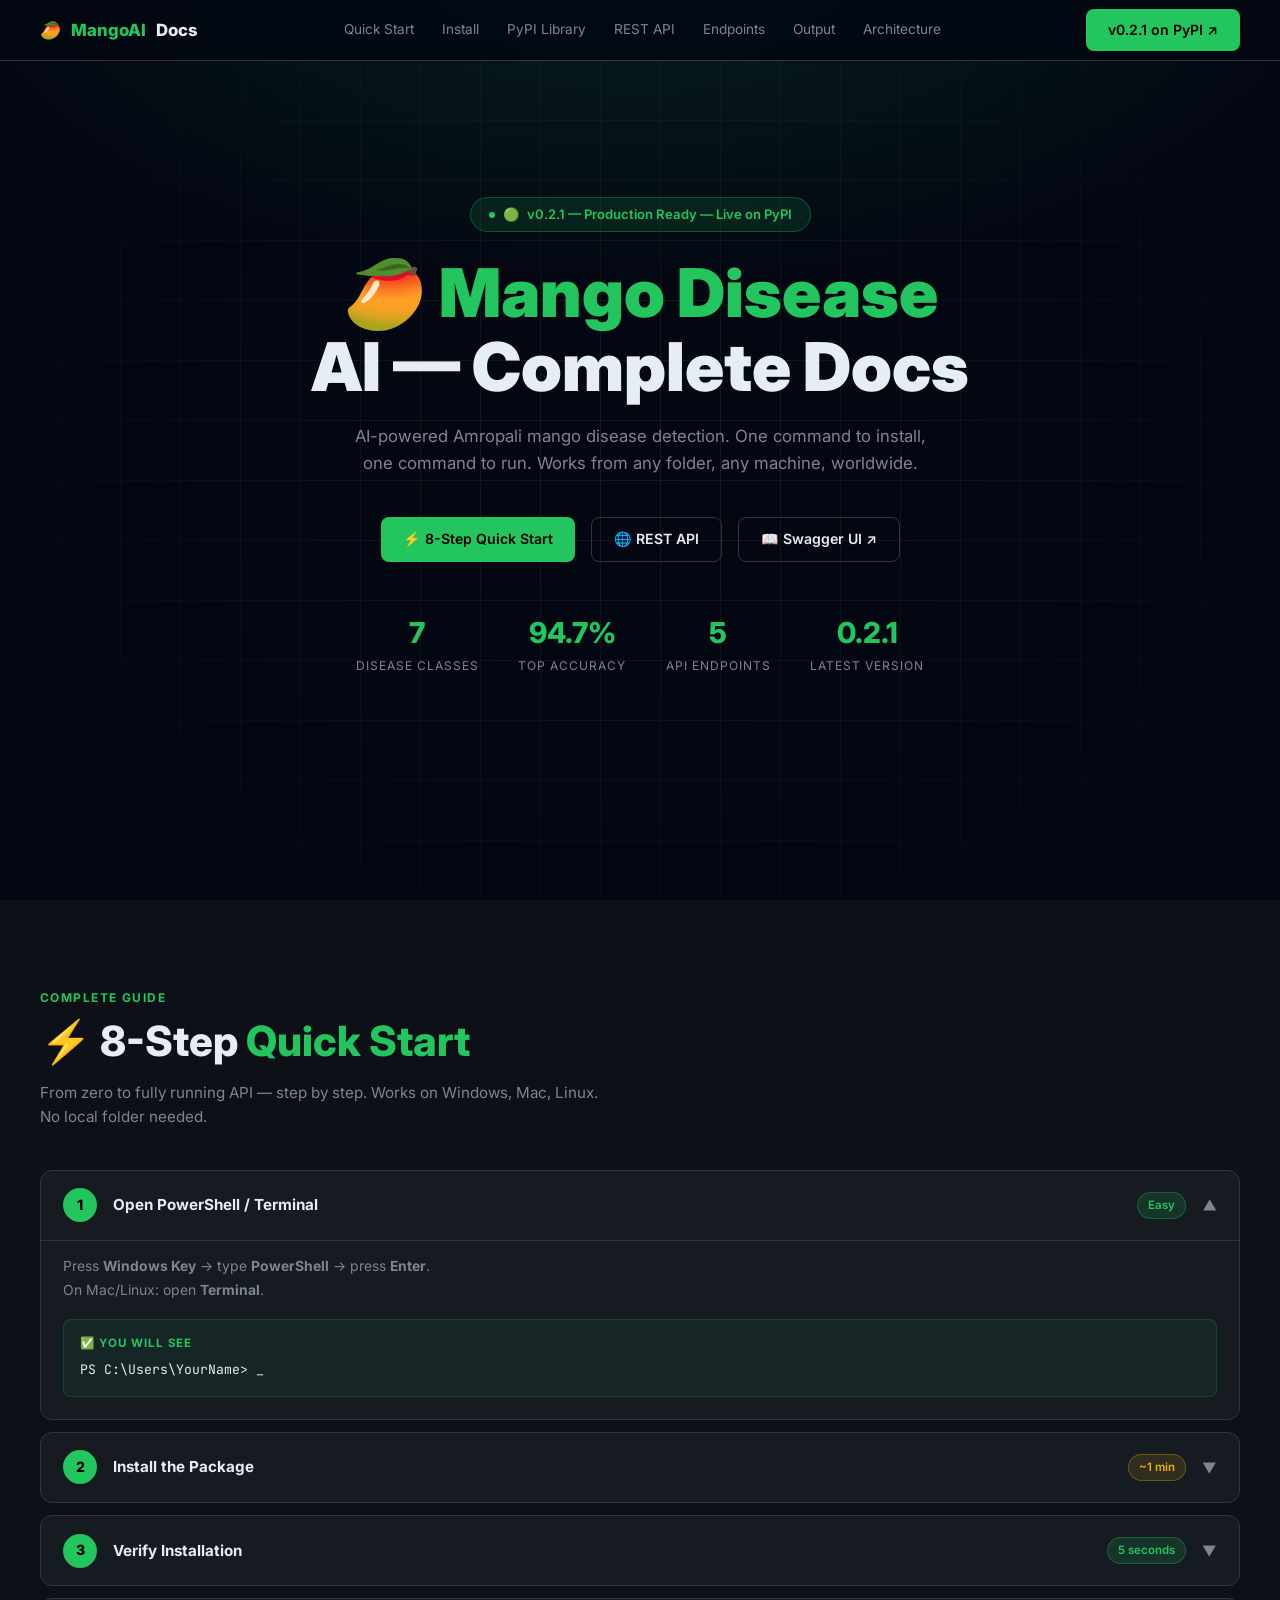
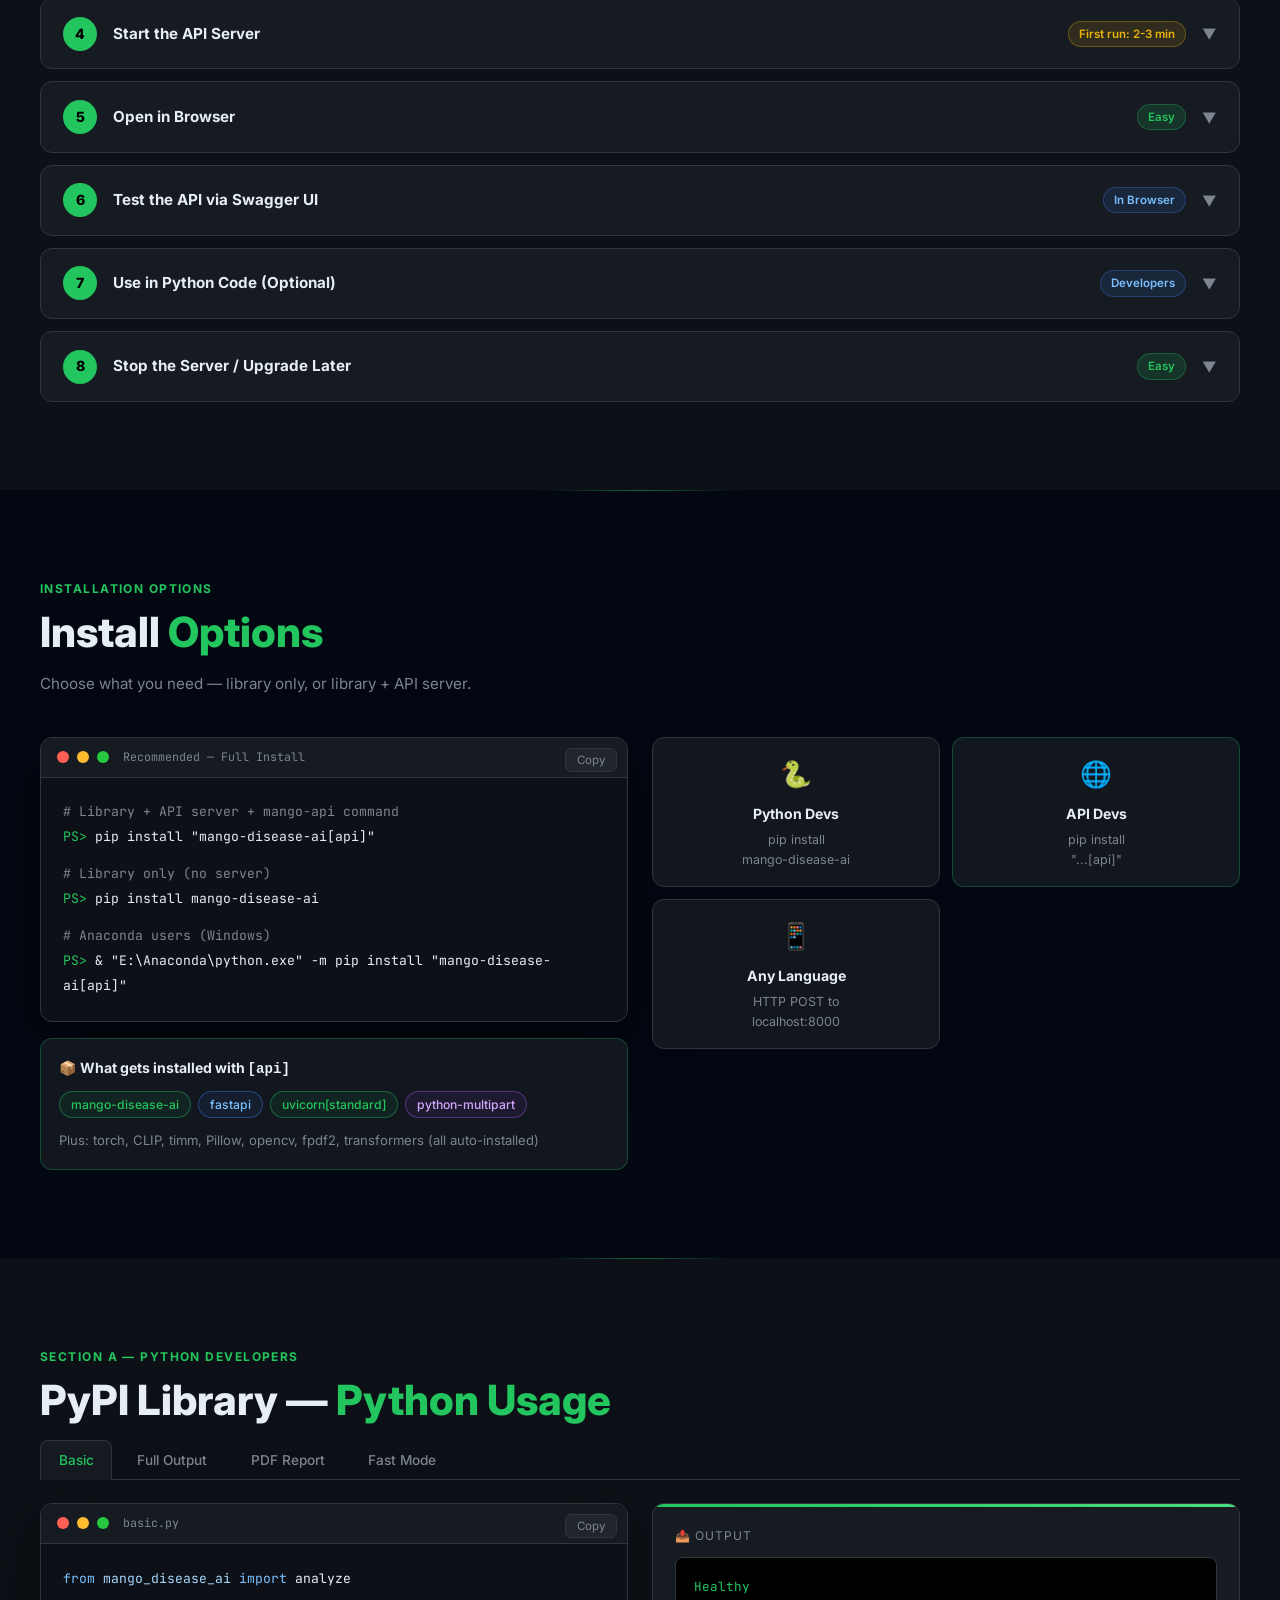
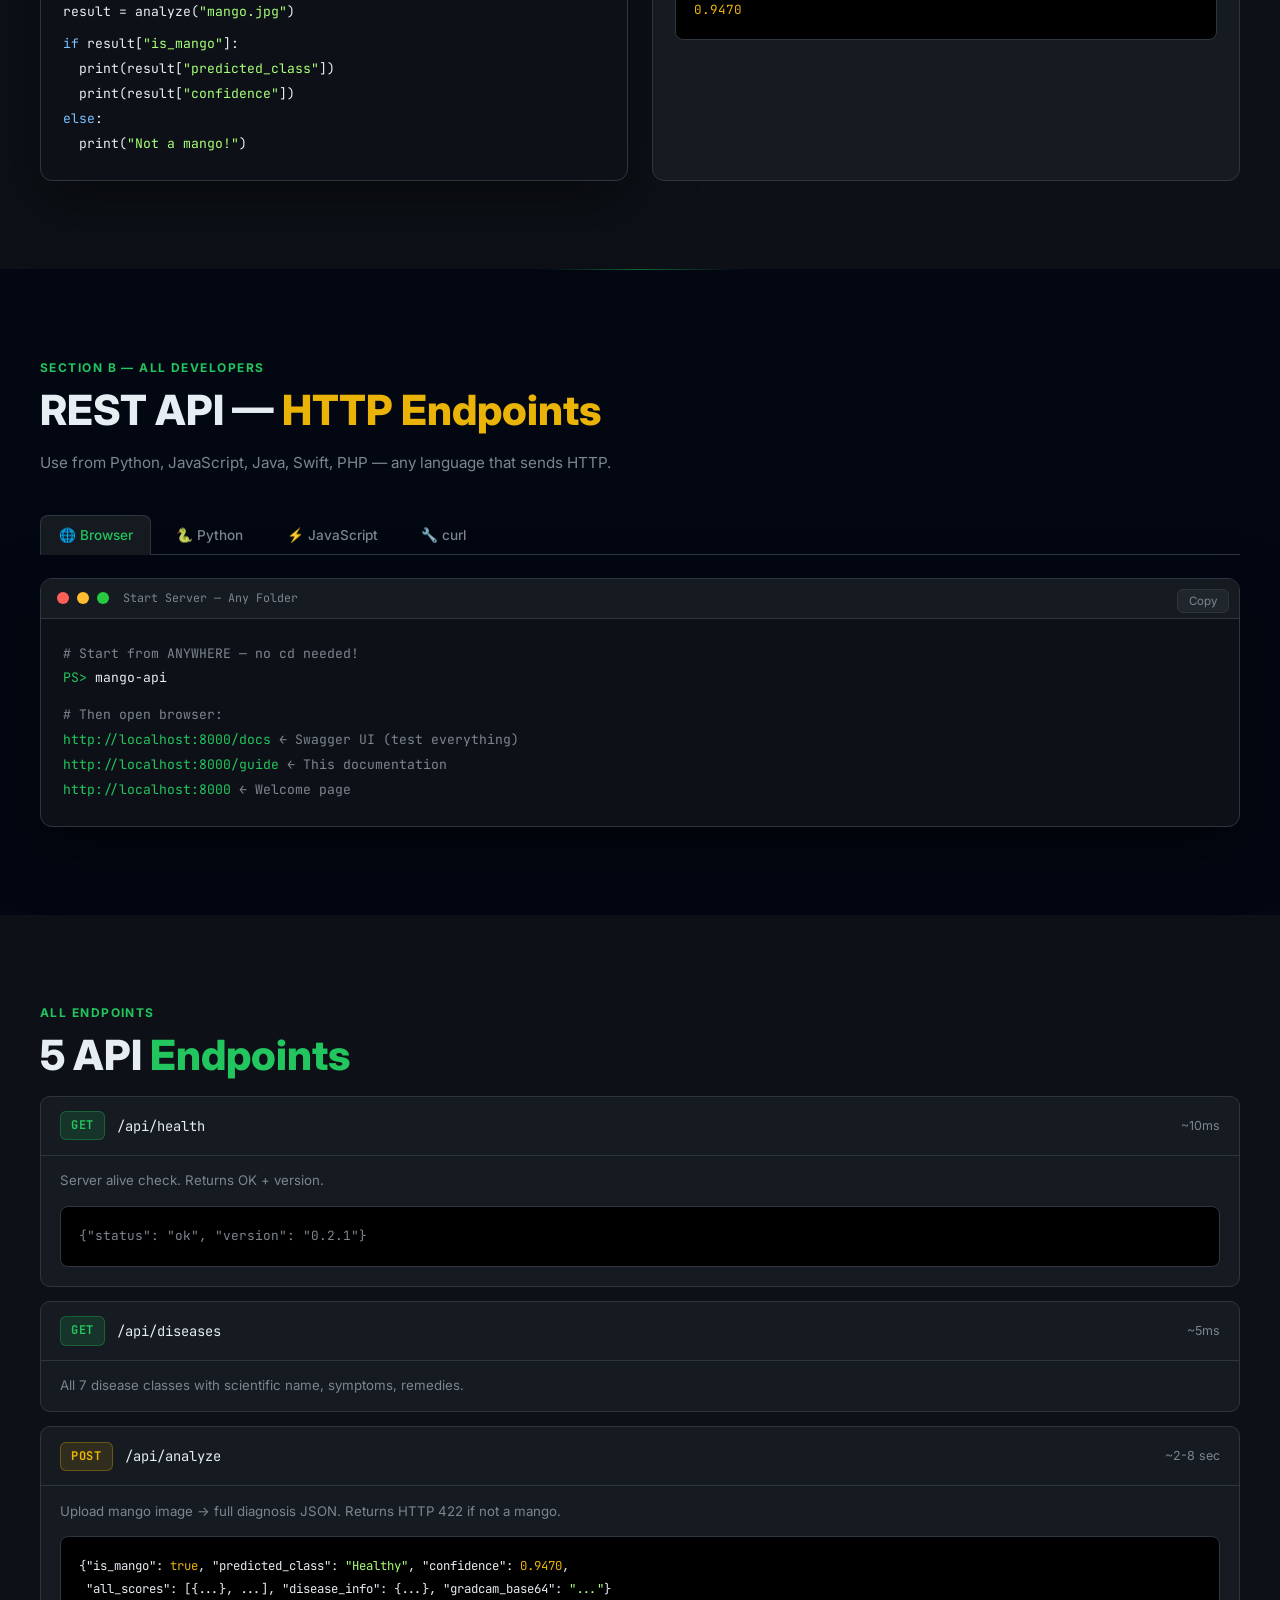
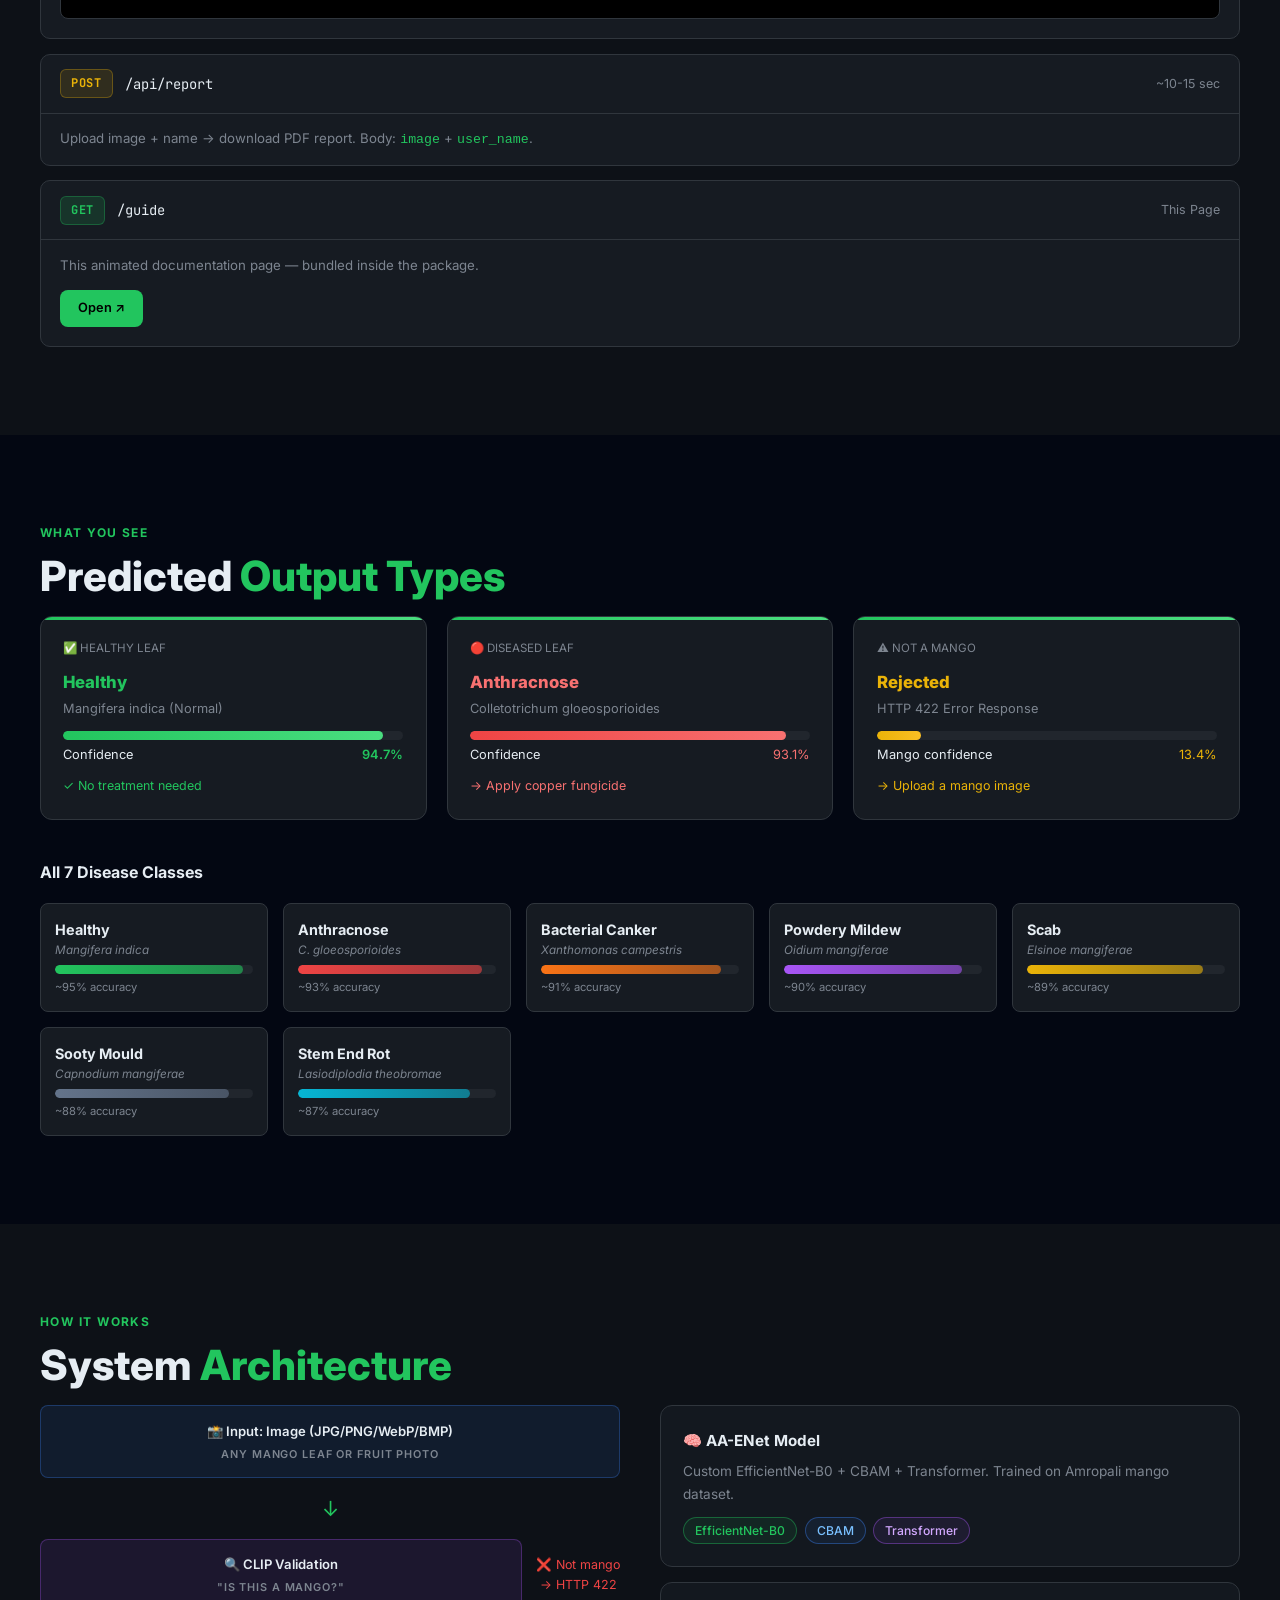
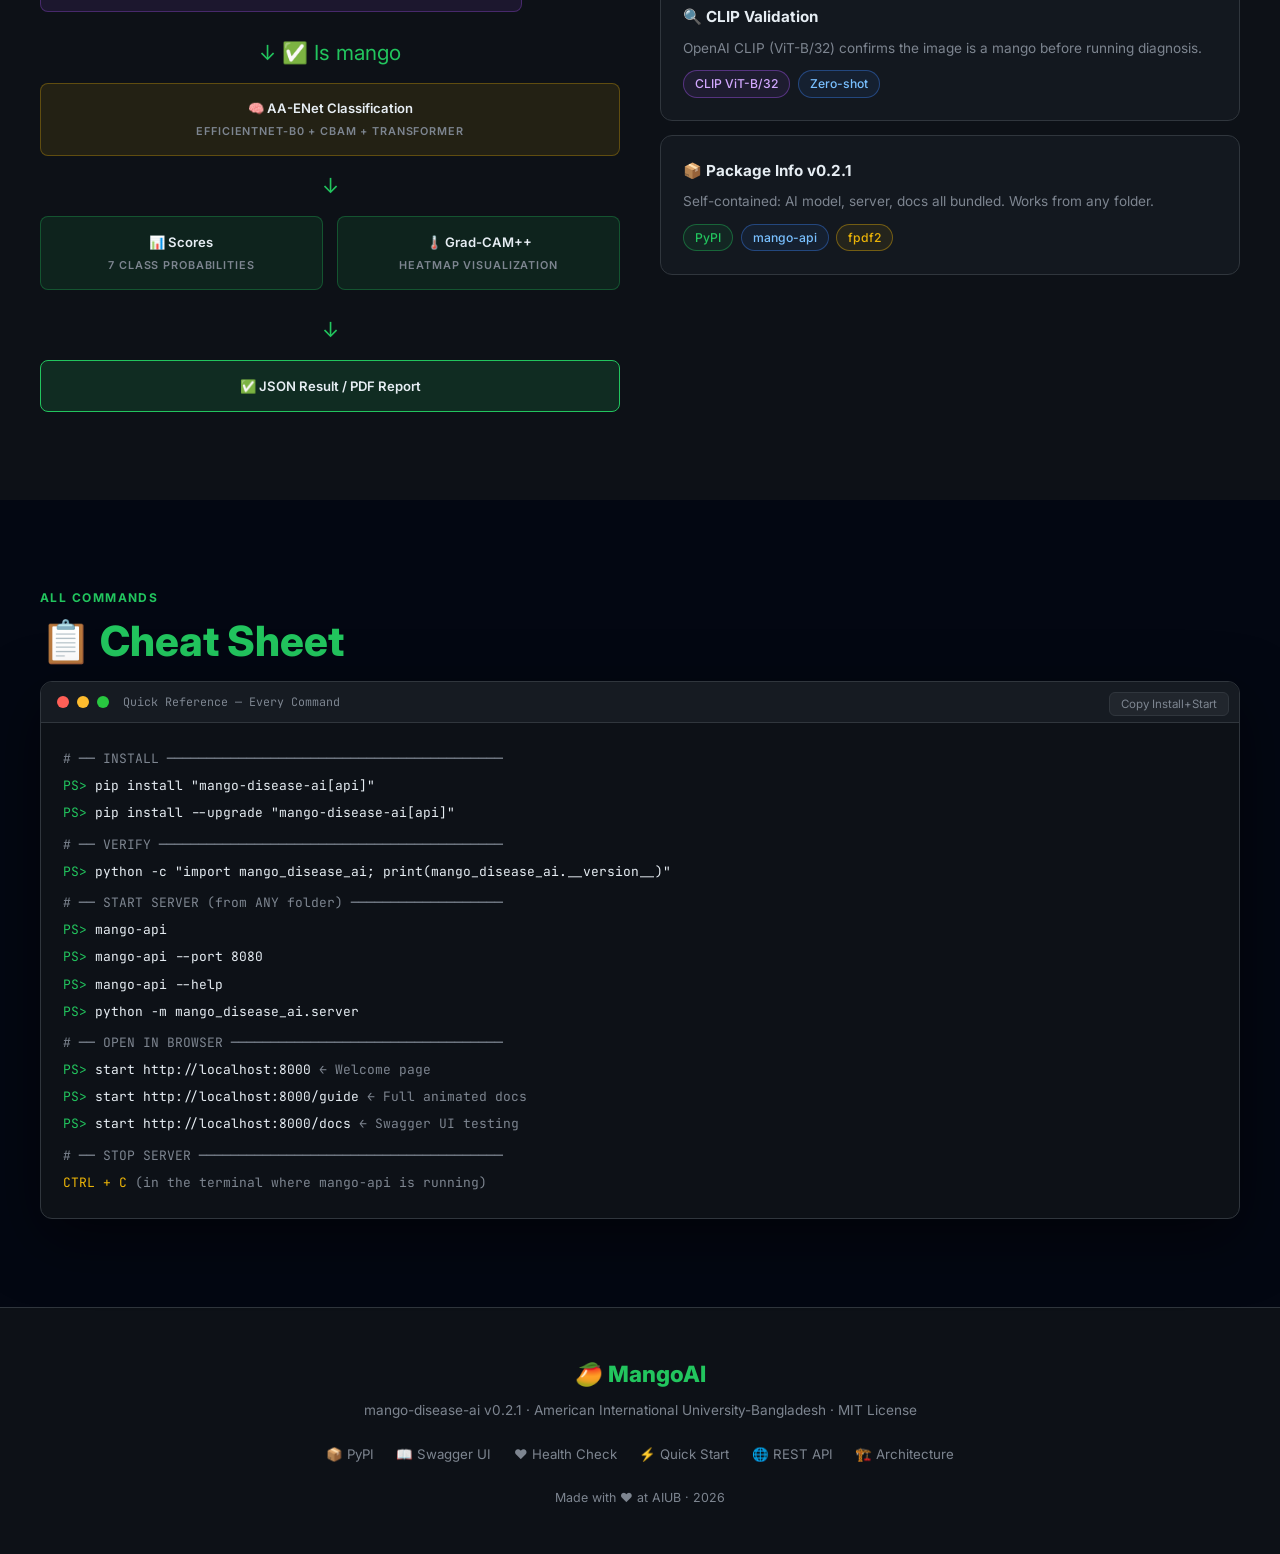
<file: mango_disease_ai/docs.html>
<!DOCTYPE html>
<html lang="en">
<head>
<meta charset="UTF-8">
<meta name="viewport" content="width=device-width, initial-scale=1.0">
<title>🥭 Mango Disease AI v0.2.1 — Complete Documentation</title>
<link href="https://fonts.googleapis.com/css2?family=Inter:wght@300;400;500;600;700;800;900&family=JetBrains+Mono:wght@400;500;700&display=swap" rel="stylesheet">
<style>
:root{
  --green:#22c55e;--green-dark:#16a34a;--green-glow:rgba(34,197,94,.25);
  --yellow:#eab308;--blue:#3b82f6;--purple:#a855f7;--red:#ef4444;
  --bg:#030712;--bg2:#0d1117;--bg3:#161b22;--bg4:#21262d;
  --border:#30363d;--text:#e6edf3;--muted:#7d8590;
  --card-bg:rgba(22,27,34,.85);
}
*{margin:0;padding:0;box-sizing:border-box}
html{scroll-behavior:smooth}
body{font-family:'Inter',sans-serif;background:var(--bg);color:var(--text);overflow-x:hidden;line-height:1.6}
::selection{background:var(--green-glow);color:var(--green)}
::-webkit-scrollbar{width:6px}::-webkit-scrollbar-track{background:var(--bg)}
::-webkit-scrollbar-thumb{background:var(--border);border-radius:3px}
::-webkit-scrollbar-thumb:hover{background:var(--green-dark)}

/* NAV */
nav{position:fixed;top:0;width:100%;z-index:100;backdrop-filter:blur(20px);background:rgba(3,7,18,.88);border-bottom:1px solid var(--border);padding:0 2rem}
.nav-inner{max-width:1200px;margin:0 auto;display:flex;align-items:center;justify-content:space-between;height:60px}
.nav-logo{display:flex;align-items:center;gap:10px;font-weight:800;font-size:1.05rem;color:var(--text);text-decoration:none}
.nav-logo span{color:var(--green)}
.nav-links{display:flex;gap:1.75rem}
.nav-links a{color:var(--muted);text-decoration:none;font-size:.85rem;transition:color .2s}
.nav-links a:hover{color:var(--green)}
.btn{display:inline-flex;align-items:center;gap:8px;padding:10px 22px;border-radius:8px;font-weight:600;font-size:.88rem;text-decoration:none;transition:all .2s;cursor:pointer;border:none;font-family:inherit}
.btn-green{background:var(--green);color:#000}.btn-green:hover{background:#4ade80;transform:translateY(-2px);box-shadow:0 8px 24px rgba(34,197,94,.3)}
.btn-outline{background:transparent;color:var(--text);border:1px solid var(--border)}.btn-outline:hover{border-color:var(--green);color:var(--green)}

/* HERO */
#hero{min-height:100vh;display:flex;align-items:center;justify-content:center;position:relative;overflow:hidden;padding-top:60px}
.hero-bg{position:absolute;inset:0;background:radial-gradient(ellipse 80% 60% at 50% -10%,rgba(34,197,94,.15) 0%,transparent 70%)}
.hero-grid{position:absolute;inset:0;background-image:linear-gradient(rgba(48,54,61,.4) 1px,transparent 1px),linear-gradient(90deg,rgba(48,54,61,.4) 1px,transparent 1px);background-size:60px 60px;mask-image:radial-gradient(ellipse 60% 70% at 50% 50%,black 0%,transparent 100%)}
.hero-content{text-align:center;position:relative;z-index:2;max-width:820px;padding:2rem}
.hero-badge{display:inline-flex;align-items:center;gap:8px;background:rgba(34,197,94,.12);border:1px solid rgba(34,197,94,.3);color:var(--green);padding:6px 18px;border-radius:99px;font-size:.82rem;font-weight:600;margin-bottom:1.5rem;animation:fadeUp .8s ease both}
.hero-badge::before{content:'';width:6px;height:6px;border-radius:50%;background:var(--green);animation:pulse 2s infinite}
h1.hero-title{font-size:clamp(2.4rem,5.5vw,4.2rem);font-weight:900;line-height:1.1;margin-bottom:1.2rem;animation:fadeUp .8s .1s ease both}
.hero-title .mango{color:var(--green)}
.hero-sub{font-size:1.05rem;color:var(--muted);max-width:600px;margin:0 auto 2.5rem;animation:fadeUp .8s .2s ease both}
.hero-buttons{display:flex;gap:1rem;justify-content:center;flex-wrap:wrap;margin-bottom:3rem;animation:fadeUp .8s .3s ease both}
.hero-stats{display:flex;gap:2.5rem;justify-content:center;animation:fadeUp .8s .4s ease both}
.stat{text-align:center}.stat-num{font-size:1.8rem;font-weight:800;color:var(--green)}.stat-label{font-size:.75rem;color:var(--muted);text-transform:uppercase;letter-spacing:.08em}

/* SECTIONS */
section{padding:5.5rem 2rem}
.container{max-width:1200px;margin:0 auto}
.section-label{color:var(--green);font-size:.75rem;font-weight:700;letter-spacing:.12em;text-transform:uppercase;margin-bottom:.6rem}
.section-title{font-size:clamp(1.7rem,3.5vw,2.6rem);font-weight:800;line-height:1.2;margin-bottom:.9rem}
.section-sub{color:var(--muted);font-size:.95rem;max-width:580px;margin-bottom:2.5rem}

/* TERMINAL */
.terminal{background:#0d1117;border:1px solid var(--border);border-radius:12px;overflow:hidden;font-family:'JetBrains Mono',monospace;font-size:.84rem;box-shadow:0 20px 60px rgba(0,0,0,.5)}
.terminal-bar{background:var(--bg3);padding:.65rem 1rem;display:flex;align-items:center;gap:.5rem;border-bottom:1px solid var(--border)}
.dot{width:12px;height:12px;border-radius:50%}
.dot-r{background:#ff5f57}.dot-y{background:#febc2e}.dot-g{background:#28c840}
.terminal-title{color:var(--muted);font-size:.73rem;margin-left:.4rem}
.terminal-body{padding:1.4rem;line-height:1.9}
.t-prompt{color:var(--green)}.t-cmd{color:var(--text)}.t-comment{color:var(--muted)}
.t-output{color:#7d8590}.t-success{color:var(--green)}.t-warn{color:var(--yellow)}
.t-key{color:#79c0ff}.t-val{color:#a5d6ff}.t-str{color:#a8ff78}.t-num{color:var(--yellow)}

/* COPY */
.code-wrap{position:relative}
.copy-btn{position:absolute;top:.7rem;right:.7rem;background:var(--bg4);border:1px solid var(--border);color:var(--muted);padding:4px 11px;border-radius:6px;font-size:.72rem;cursor:pointer;transition:all .2s;font-family:inherit;z-index:2}
.copy-btn:hover,.copy-btn.copied{background:var(--green);border-color:var(--green);color:#000}

/* STEP CARDS */
.steps-grid{display:flex;flex-direction:column;gap:.75rem}
.step-card{background:var(--bg3);border:1px solid var(--border);border-radius:12px;overflow:hidden;transition:all .3s}
.step-card:hover{border-color:var(--green-dark)}
.step-header{display:flex;align-items:center;gap:1rem;padding:1.1rem 1.4rem;cursor:pointer;user-select:none}
.step-number{width:34px;height:34px;border-radius:50%;background:var(--green);color:#000;font-weight:800;font-size:.88rem;display:flex;align-items:center;justify-content:center;flex-shrink:0}
.step-title{font-weight:700;font-size:.95rem;flex:1}
.step-badge{font-size:.72rem;padding:3px 10px;border-radius:99px;font-weight:600}
.badge-easy{background:rgba(34,197,94,.15);color:var(--green);border:1px solid rgba(34,197,94,.3)}
.badge-wait{background:rgba(234,179,8,.12);color:var(--yellow);border:1px solid rgba(234,179,8,.3)}
.badge-note{background:rgba(59,130,246,.12);color:#79c0ff;border:1px solid rgba(59,130,246,.3)}
.step-body{padding:0 1.4rem 1.4rem;border-top:1px solid var(--border);margin-top:0}
.step-desc{font-size:.87rem;color:var(--muted);margin-bottom:1rem;padding-top:.9rem;line-height:1.7}
.step-expected{background:rgba(34,197,94,.06);border:1px solid rgba(34,197,94,.2);border-radius:8px;padding:.9rem 1rem;margin-top:.9rem;font-size:.82rem}
.step-expected-label{color:var(--green);font-size:.72rem;font-weight:700;text-transform:uppercase;letter-spacing:.08em;margin-bottom:.4rem}
.step-expected-text{color:var(--text);font-family:'JetBrains Mono',monospace;line-height:1.7}
.chevron{color:var(--muted);font-size:.9rem;transition:transform .3s;margin-left:auto}
.step-card.open .chevron{transform:rotate(180deg)}
.step-body-wrap{max-height:0;overflow:hidden;transition:max-height .4s ease}
.step-card.open .step-body-wrap{max-height:600px}

/* GRID */
.grid-2{display:grid;grid-template-columns:repeat(auto-fit,minmax(420px,1fr));gap:1.5rem}
.grid-3{display:grid;grid-template-columns:repeat(auto-fit,minmax(260px,1fr));gap:1.25rem}
.grid-4{display:grid;grid-template-columns:repeat(auto-fit,minmax(190px,1fr));gap:.9rem}

/* CARDS */
.card{background:var(--card-bg);border:1px solid var(--border);border-radius:12px;padding:1.4rem;transition:all .3s;backdrop-filter:blur(10px)}
.card:hover{border-color:var(--green);box-shadow:0 0 24px var(--green-glow);transform:translateY(-4px)}
.card-icon{font-size:1.8rem;margin-bottom:.9rem}.card-title{font-size:.95rem;font-weight:700;margin-bottom:.45rem}.card-desc{color:var(--muted);font-size:.85rem;line-height:1.7}

/* ENDPOINT */
.endpoint-card{background:var(--bg3);border:1px solid var(--border);border-radius:10px;overflow:hidden;transition:all .3s}
.endpoint-card:hover{border-color:var(--green-dark);transform:translateY(-2px)}
.endpoint-header{display:flex;align-items:center;gap:12px;padding:.9rem 1.2rem;border-bottom:1px solid var(--border)}
.method{font-family:'JetBrains Mono',monospace;font-size:.75rem;font-weight:700;padding:4px 10px;border-radius:6px;letter-spacing:.05em}
.GET{background:rgba(34,197,94,.15);color:var(--green);border:1px solid rgba(34,197,94,.3)}
.POST{background:rgba(234,179,8,.12);color:var(--yellow);border:1px solid rgba(234,179,8,.3)}
.endpoint-path{font-family:'JetBrains Mono',monospace;font-size:.86rem;color:var(--text)}
.endpoint-desc{padding:.9rem 1.2rem;color:var(--muted);font-size:.83rem}
.endpoint-body{padding:0 1.2rem 1.2rem}

/* OUTPUT BOX */
.output-box{background:#000;border:1px solid var(--border);border-radius:8px;padding:1.1rem;font-family:'JetBrains Mono',monospace;font-size:.79rem;line-height:1.85;overflow-x:auto}

/* TABS */
.tabs{display:flex;gap:.4rem;margin-bottom:1.4rem;border-bottom:1px solid var(--border);padding-bottom:0}
.tab{padding:.55rem 1.1rem;border-radius:8px 8px 0 0;cursor:pointer;font-size:.85rem;font-weight:500;color:var(--muted);border:1px solid transparent;border-bottom:none;transition:all .2s;margin-bottom:-1px}
.tab.active{color:var(--green);border-color:var(--border);border-bottom-color:var(--bg);background:var(--bg3)}
.tab:hover:not(.active){color:var(--text)}
.tab-content{display:none}.tab-content.active{display:block}

/* TAGS */
.tags{display:flex;flex-wrap:wrap;gap:.45rem;margin-top:.65rem}
.tag{background:var(--bg4);border:1px solid var(--border);color:var(--muted);padding:3px 11px;border-radius:99px;font-size:.76rem;font-weight:500}
.tag.green{border-color:rgba(34,197,94,.4);color:var(--green);background:rgba(34,197,94,.08)}
.tag.blue{border-color:rgba(59,130,246,.4);color:#79c0ff;background:rgba(59,130,246,.08)}
.tag.purple{border-color:rgba(168,85,247,.4);color:#d2a8ff;background:rgba(168,85,247,.08)}
.tag.yellow{border-color:rgba(234,179,8,.4);color:var(--yellow);background:rgba(234,179,8,.08)}

/* RESULT CARD */
.result-card{background:var(--bg3);border:1px solid var(--border);border-radius:12px;padding:1.4rem;position:relative;overflow:hidden}
.result-card::before{content:'';position:absolute;top:0;left:0;right:0;height:3px;background:linear-gradient(90deg,var(--green),#4ade80,var(--green));background-size:200% 100%;animation:shimmer 2s infinite}
.conf-bar{height:9px;background:var(--bg4);border-radius:5px;overflow:hidden;margin:5px 0}
.conf-fill{height:100%;border-radius:5px;background:linear-gradient(90deg,var(--green),#4ade80);transition:width 1.2s ease}

/* DISEASE */
.disease-item{background:var(--bg3);border:1px solid var(--border);border-radius:8px;padding:.9rem;transition:all .3s}
.disease-item:hover{border-color:var(--green);background:rgba(34,197,94,.05)}
.disease-name{font-weight:700;font-size:.9rem}
.disease-sci{font-size:.73rem;color:var(--muted);font-style:italic}

/* ARCH */
.arch-box{background:var(--bg3);border:1px solid var(--border);border-radius:8px;padding:.9rem 1.1rem;text-align:center;font-size:.82rem;font-weight:600}
.arch-arrow{text-align:center;color:var(--green);font-size:1.3rem;margin:.4rem 0}
.arch-row{display:flex;gap:.9rem;align-items:center;margin-bottom:.65rem}
.arch-row .arch-box{flex:1}
.arch-label{font-size:.68rem;color:var(--muted);text-transform:uppercase;letter-spacing:.08em;margin-top:.25rem}

/* ANIMATIONS */
@keyframes fadeUp{from{opacity:0;transform:translateY(22px)}to{opacity:1;transform:none}}
@keyframes pulse{0%,100%{opacity:1;transform:scale(1)}50%{opacity:.5;transform:scale(.8)}}
@keyframes shimmer{0%{background-position:-200% 0}100%{background-position:200% 0}}
.fade-in{opacity:0;transform:translateY(18px);transition:all .7s ease}
.fade-in.visible{opacity:1;transform:none}
.glow-line{height:1px;background:linear-gradient(90deg,transparent,var(--green),transparent);margin:0 auto;opacity:.5}
.hl{color:var(--green);font-weight:600}.hl-b{color:#79c0ff}.hl-y{color:var(--yellow)}

/* FOOTER */
footer{background:var(--bg2);border-top:1px solid var(--border);padding:3rem 2rem;text-align:center}
.footer-inner{max-width:1200px;margin:0 auto}
.footer-logo{font-size:1.4rem;font-weight:800;margin-bottom:.5rem}.footer-logo span{color:var(--green)}
.footer-desc{color:var(--muted);font-size:.85rem;margin-bottom:1.4rem}
.footer-links{display:flex;gap:1.4rem;justify-content:center;flex-wrap:wrap;margin-bottom:1.4rem}
.footer-links a{color:var(--muted);text-decoration:none;font-size:.83rem;transition:color .2s}.footer-links a:hover{color:var(--green)}
.footer-copy{color:var(--muted);font-size:.78rem}

@media(max-width:768px){.grid-2,.grid-3{grid-template-columns:1fr}.hero-stats{gap:1.4rem}.nav-links{display:none}}
</style>
</head>
<body>

<!-- NAV -->
<nav>
  <div class="nav-inner">
    <a class="nav-logo" href="#hero">🥭 <span>MangoAI</span> Docs</a>
    <div class="nav-links">
      <a href="#quickstart">Quick Start</a>
      <a href="#install">Install</a>
      <a href="#library">PyPI Library</a>
      <a href="#api">REST API</a>
      <a href="#endpoints">Endpoints</a>
      <a href="#output">Output</a>
      <a href="#architecture">Architecture</a>
    </div>
    <a href="https://pypi.org/project/mango-disease-ai/" target="_blank" class="btn btn-green">v0.2.1 on PyPI ↗</a>
  </div>
</nav>

<!-- HERO -->
<section id="hero">
  <div class="hero-bg"></div>
  <div class="hero-grid"></div>
  <div class="hero-content">
    <div class="hero-badge">🟢 <span>v0.2.1 — Production Ready — Live on PyPI</span></div>
    <h1 class="hero-title">🥭 <span class="mango">Mango Disease</span><br>AI — Complete Docs</h1>
    <p class="hero-sub">AI-powered Amropali mango disease detection. One command to install, one command to run. Works from any folder, any machine, worldwide.</p>
    <div class="hero-buttons">
      <a href="#quickstart" class="btn btn-green">⚡ 8-Step Quick Start</a>
      <a href="#api" class="btn btn-outline">🌐 REST API</a>
      <a href="http://localhost:8000/docs" target="_blank" class="btn btn-outline">📖 Swagger UI ↗</a>
    </div>
    <div class="hero-stats">
      <div class="stat"><div class="stat-num">7</div><div class="stat-label">Disease Classes</div></div>
      <div class="stat"><div class="stat-num">94.7%</div><div class="stat-label">Top Accuracy</div></div>
      <div class="stat"><div class="stat-num">5</div><div class="stat-label">API Endpoints</div></div>
      <div class="stat"><div class="stat-num">0.2.1</div><div class="stat-label">Latest Version</div></div>
    </div>
  </div>
</section>

<!-- QUICK START — 8 STEPS -->
<section id="quickstart" style="background:var(--bg2)">
  <div class="container">
    <div class="section-label">Complete Guide</div>
    <h2 class="section-title">⚡ 8-Step <span style="color:var(--green)">Quick Start</span></h2>
    <p class="section-sub">From zero to fully running API — step by step. Works on Windows, Mac, Linux. No local folder needed.</p>

    <div class="steps-grid">

      <!-- STEP 1 -->
      <div class="step-card open" id="s1">
        <div class="step-header" onclick="toggleStep('s1')">
          <div class="step-number">1</div>
          <div class="step-title">Open PowerShell / Terminal</div>
          <span class="step-badge badge-easy">Easy</span>
          <span class="chevron">▼</span>
        </div>
        <div class="step-body-wrap"><div class="step-body">
          <p class="step-desc">Press <strong>Windows Key</strong> → type <strong>PowerShell</strong> → press <strong>Enter</strong>.<br>On Mac/Linux: open <strong>Terminal</strong>.</p>
          <div class="step-expected"><div class="step-expected-label">✅ You will see</div><div class="step-expected-text">PS C:\Users\YourName&gt; _</div></div>
        </div></div>
      </div>

      <!-- STEP 2 -->
      <div class="step-card" id="s2">
        <div class="step-header" onclick="toggleStep('s2')">
          <div class="step-number">2</div>
          <div class="step-title">Install the Package</div>
          <span class="step-badge badge-wait">~1 min</span>
          <span class="chevron">▼</span>
        </div>
        <div class="step-body-wrap"><div class="step-body">
          <p class="step-desc">Copy and paste this command → press <strong>Enter</strong>. This installs the AI library + API server tools.</p>
          <div class="code-wrap">
            <div class="terminal">
              <div class="terminal-bar"><div class="dot dot-r"></div><div class="dot dot-y"></div><div class="dot dot-g"></div><span class="terminal-title">PowerShell</span></div>
              <div class="terminal-body">
                <div><span class="t-prompt">PS&gt;</span> <span class="t-cmd">pip install "mango-disease-ai[api]"</span></div>
              </div>
            </div>
            <button class="copy-btn" onclick='copyCode("pip install \"mango-disease-ai[api]\"")'>Copy</button>
          </div>
          <div class="step-expected"><div class="step-expected-label">✅ You will see at the end</div><div class="step-expected-text"><span class="t-success">Successfully installed mango-disease-ai-0.2.1</span></div></div>
        </div></div>
      </div>

      <!-- STEP 3 -->
      <div class="step-card" id="s3">
        <div class="step-header" onclick="toggleStep('s3')">
          <div class="step-number">3</div>
          <div class="step-title">Verify Installation</div>
          <span class="step-badge badge-easy">5 seconds</span>
          <span class="chevron">▼</span>
        </div>
        <div class="step-body-wrap"><div class="step-body">
          <p class="step-desc">Check that the package is installed correctly by printing the version number.</p>
          <div class="code-wrap">
            <div class="terminal">
              <div class="terminal-bar"><div class="dot dot-r"></div><div class="dot dot-y"></div><div class="dot dot-g"></div><span class="terminal-title">PowerShell</span></div>
              <div class="terminal-body">
                <div><span class="t-prompt">PS&gt;</span> <span class="t-cmd">python -c "import mango_disease_ai; print(mango_disease_ai.__version__)"</span></div>
              </div>
            </div>
            <button class="copy-btn" onclick='copyCode("python -c \"import mango_disease_ai; print(mango_disease_ai.__version__)\"")'>Copy</button>
          </div>
          <div class="step-expected"><div class="step-expected-label">✅ You will see</div><div class="step-expected-text"><span class="t-success">0.2.1</span></div></div>
        </div></div>
      </div>

      <!-- STEP 4 -->
      <div class="step-card" id="s4">
        <div class="step-header" onclick="toggleStep('s4')">
          <div class="step-number">4</div>
          <div class="step-title">Start the API Server</div>
          <span class="step-badge badge-wait">First run: 2-3 min</span>
          <span class="chevron">▼</span>
        </div>
        <div class="step-body-wrap"><div class="step-body">
          <p class="step-desc">Run this single command from <strong>any folder</strong> — no need to navigate anywhere. The server starts on port 8000.</p>
          <div class="code-wrap">
            <div class="terminal">
              <div class="terminal-bar"><div class="dot dot-r"></div><div class="dot dot-y"></div><div class="dot dot-g"></div><span class="terminal-title">PowerShell</span></div>
              <div class="terminal-body">
                <div><span class="t-prompt">PS&gt;</span> <span class="t-cmd">mango-api</span></div>
                <div style="margin-top:.75rem"><span class="t-comment"># Custom port (optional)</span></div>
                <div><span class="t-prompt">PS&gt;</span> <span class="t-cmd">mango-api --port 8080</span></div>
                <div style="margin-top:.75rem"><span class="t-comment"># Alternative (also works)</span></div>
                <div><span class="t-prompt">PS&gt;</span> <span class="t-cmd">python -m mango_disease_ai.server</span></div>
              </div>
            </div>
            <button class="copy-btn" onclick='copyCode("mango-api")'>Copy</button>
          </div>
          <div class="step-expected">
            <div class="step-expected-label">✅ You will see</div>
            <div class="step-expected-text">
              <span class="t-success">============================================================</span><br>
              <span class="t-success">  🥭  Mango Disease AI -- REST API Server v0.2.1</span><br>
              <span class="t-success">============================================================</span><br>
              <span class="t-success">  Starting on  http://0.0.0.0:8000</span><br>
              <span class="t-success">  Welcome page http://localhost:8000</span><br>
              <span class="t-success">  Swagger UI   http://localhost:8000/docs</span><br>
              <span class="t-success">  Full Docs    http://localhost:8000/guide</span><br>
              <span class="t-success">  Press CTRL+C to stop.</span>
            </div>
          </div>
          <div style="margin-top:.9rem;padding:.8rem 1rem;background:rgba(234,179,8,.08);border:1px solid rgba(234,179,8,.25);border-radius:8px;font-size:.82rem;color:var(--yellow)">
            ⚠️ <strong>First run only:</strong> CLIP model (~600 MB) downloads automatically. Wait 2-3 minutes. All future runs start instantly.
          </div>
        </div></div>
      </div>

      <!-- STEP 5 -->
      <div class="step-card" id="s5">
        <div class="step-header" onclick="toggleStep('s5')">
          <div class="step-number">5</div>
          <div class="step-title">Open in Browser</div>
          <span class="step-badge badge-easy">Easy</span>
          <span class="chevron">▼</span>
        </div>
        <div class="step-body-wrap"><div class="step-body">
          <p class="step-desc">Open Chrome, Edge, or Firefox. Go to these URLs:</p>
          <div style="display:flex;flex-direction:column;gap:.6rem;margin-top:.5rem">
            <div class="card" style="padding:.9rem 1.1rem;display:flex;align-items:center;gap:1rem;border-color:rgba(34,197,94,.3)">
              <div style="font-size:1.3rem">🏠</div>
              <div><div style="font-weight:700;font-size:.9rem">Welcome Page</div><a href="http://localhost:8000" target="_blank" style="color:var(--green);font-family:'JetBrains Mono',monospace;font-size:.82rem">http://localhost:8000</a></div>
            </div>
            <div class="card" style="padding:.9rem 1.1rem;display:flex;align-items:center;gap:1rem;border-color:rgba(168,85,247,.3)">
              <div style="font-size:1.3rem">📖</div>
              <div><div style="font-weight:700;font-size:.9rem">Animated Docs (this page)</div><a href="http://localhost:8000/guide" target="_blank" style="color:#d2a8ff;font-family:'JetBrains Mono',monospace;font-size:.82rem">http://localhost:8000/guide</a></div>
            </div>
            <div class="card" style="padding:.9rem 1.1rem;display:flex;align-items:center;gap:1rem;border-color:rgba(59,130,246,.3)">
              <div style="font-size:1.3rem">🧪</div>
              <div><div style="font-weight:700;font-size:.9rem">Swagger UI — Test API Live</div><a href="http://localhost:8000/docs" target="_blank" style="color:#79c0ff;font-family:'JetBrains Mono',monospace;font-size:.82rem">http://localhost:8000/docs</a></div>
            </div>
            <div class="card" style="padding:.9rem 1.1rem;display:flex;align-items:center;gap:1rem">
              <div style="font-size:1.3rem">❤️</div>
              <div><div style="font-weight:700;font-size:.9rem">Health Check</div><a href="http://localhost:8000/api/health" target="_blank" style="color:var(--green);font-family:'JetBrains Mono',monospace;font-size:.82rem">http://localhost:8000/api/health</a></div>
            </div>
          </div>
        </div></div>
      </div>

      <!-- STEP 6 -->
      <div class="step-card" id="s6">
        <div class="step-header" onclick="toggleStep('s6')">
          <div class="step-number">6</div>
          <div class="step-title">Test the API via Swagger UI</div>
          <span class="step-badge badge-note">In Browser</span>
          <span class="chevron">▼</span>
        </div>
        <div class="step-body-wrap"><div class="step-body">
          <p class="step-desc">The easiest way to test — no code needed. All in the browser.</p>
          <div style="display:flex;flex-direction:column;gap:.6rem">
            <div style="display:flex;gap:.9rem;align-items:flex-start;font-size:.87rem">
              <div style="width:24px;height:24px;border-radius:50%;background:var(--green);color:#000;font-weight:800;font-size:.78rem;display:flex;align-items:center;justify-content:center;flex-shrink:0;margin-top:2px">a</div>
              <div>Go to <a href="http://localhost:8000/docs" target="_blank" style="color:var(--green)">http://localhost:8000/docs</a></div>
            </div>
            <div style="display:flex;gap:.9rem;align-items:flex-start;font-size:.87rem">
              <div style="width:24px;height:24px;border-radius:50%;background:var(--green);color:#000;font-weight:800;font-size:.78rem;display:flex;align-items:center;justify-content:center;flex-shrink:0;margin-top:2px">b</div>
              <div>Click <strong style="color:var(--yellow)">POST /api/analyze</strong> to expand it</div>
            </div>
            <div style="display:flex;gap:.9rem;align-items:flex-start;font-size:.87rem">
              <div style="width:24px;height:24px;border-radius:50%;background:var(--green);color:#000;font-weight:800;font-size:.78rem;display:flex;align-items:center;justify-content:center;flex-shrink:0;margin-top:2px">c</div>
              <div>Click <strong>"Try it out"</strong> button</div>
            </div>
            <div style="display:flex;gap:.9rem;align-items:flex-start;font-size:.87rem">
              <div style="width:24px;height:24px;border-radius:50%;background:var(--green);color:#000;font-weight:800;font-size:.78rem;display:flex;align-items:center;justify-content:center;flex-shrink:0;margin-top:2px">d</div>
              <div>Click <strong>"Choose File"</strong> → pick your mango image → set <code style="color:var(--green)">include_gradcam = false</code></div>
            </div>
            <div style="display:flex;gap:.9rem;align-items:flex-start;font-size:.87rem">
              <div style="width:24px;height:24px;border-radius:50%;background:var(--green);color:#000;font-weight:800;font-size:.78rem;display:flex;align-items:center;justify-content:center;flex-shrink:0;margin-top:2px">e</div>
              <div>Click the blue <strong>"Execute"</strong> button → see the JSON result below</div>
            </div>
          </div>
          <div class="step-expected" style="margin-top:.9rem"><div class="step-expected-label">✅ Example response</div><div class="step-expected-text" style="font-size:.78rem">{"is_mango": true, "predicted_class": <span class="t-str">"Healthy"</span>, "confidence": <span class="t-num">0.9470</span>}</div></div>
        </div></div>
      </div>

      <!-- STEP 7 -->
      <div class="step-card" id="s7">
        <div class="step-header" onclick="toggleStep('s7')">
          <div class="step-number">7</div>
          <div class="step-title">Use in Python Code (Optional)</div>
          <span class="step-badge badge-note">Developers</span>
          <span class="chevron">▼</span>
        </div>
        <div class="step-body-wrap"><div class="step-body">
          <p class="step-desc">Use the library directly in your own Python scripts — no server needed.</p>
          <div class="code-wrap">
            <div class="terminal">
              <div class="terminal-bar"><div class="dot dot-r"></div><div class="dot dot-y"></div><div class="dot dot-g"></div><span class="terminal-title">my_script.py</span></div>
              <div class="terminal-body" style="font-size:.81rem">
                <div><span class="t-key">from</span> <span class="t-val">mango_disease_ai</span> <span class="t-key">import</span> analyze, generate_pdf</div>
                <div style="margin-top:.6rem"><span class="t-comment"># Analyze any mango image</span></div>
                <div>result = analyze(<span class="t-str">"your_mango.jpg"</span>)</div>
                <div style="margin-top:.4rem"><span class="t-key">if</span> result[<span class="t-str">"is_mango"</span>]:</div>
                <div>&nbsp;&nbsp;print(<span class="t-str">"Disease :"</span>, result[<span class="t-str">"predicted_class"</span>])</div>
                <div>&nbsp;&nbsp;print(<span class="t-str">"Confidence:"</span>, <span class="t-key">f</span><span class="t-str">"{result['confidence']:.1%}"</span>)</div>
                <div style="margin-top:.6rem"><span class="t-comment"># Generate PDF report</span></div>
                <div>pdf = generate_pdf(result, user_name=<span class="t-str">"Dr. Rahman"</span>)</div>
                <div>open(<span class="t-str">"report.pdf"</span>, <span class="t-str">"wb"</span>).write(pdf)</div>
                <div style="margin-top:.5rem"><span class="t-success"># Disease : Healthy</span></div>
                <div><span class="t-success"># Confidence: 94.7%</span></div>
              </div>
            </div>
            <button class="copy-btn" onclick='copyCode("from mango_disease_ai import analyze, generate_pdf\n\nresult = analyze(\"your_mango.jpg\")\nif result[\"is_mango\"]:\n    print(\"Disease :\", result[\"predicted_class\"])\n    print(\"Confidence:\", f\"{result[\"confidence\"]:.1%}\")\n\npdf = generate_pdf(result, user_name=\"Dr. Rahman\")\nopen(\"report.pdf\", \"wb\").write(pdf)")'>Copy</button>
          </div>
        </div></div>
      </div>

      <!-- STEP 8 -->
      <div class="step-card" id="s8">
        <div class="step-header" onclick="toggleStep('s8')">
          <div class="step-number">8</div>
          <div class="step-title">Stop the Server / Upgrade Later</div>
          <span class="step-badge badge-easy">Easy</span>
          <span class="chevron">▼</span>
        </div>
        <div class="step-body-wrap"><div class="step-body">
          <p class="step-desc">Stop the server and keep your package updated.</p>
          <div class="code-wrap">
            <div class="terminal">
              <div class="terminal-bar"><div class="dot dot-r"></div><div class="dot dot-y"></div><div class="dot dot-g"></div><span class="terminal-title">PowerShell</span></div>
              <div class="terminal-body" style="font-size:.82rem">
                <div><span class="t-comment"># Stop the server</span></div>
                <div><span class="t-warn">Press CTRL + C</span>  <span class="t-comment">(in the terminal where mango-api is running)</span></div>
                <div style="margin-top:.75rem"><span class="t-comment"># Upgrade to latest version later</span></div>
                <div><span class="t-prompt">PS&gt;</span> <span class="t-cmd">pip install --upgrade "mango-disease-ai[api]"</span></div>
                <div style="margin-top:.75rem"><span class="t-comment"># Check version anytime</span></div>
                <div><span class="t-prompt">PS&gt;</span> <span class="t-cmd">python -c "import mango_disease_ai; print(mango_disease_ai.__version__)"</span></div>
                <div style="margin-top:.75rem"><span class="t-comment"># See all options</span></div>
                <div><span class="t-prompt">PS&gt;</span> <span class="t-cmd">mango-api --help</span></div>
              </div>
            </div>
            <button class="copy-btn" onclick='copyCode("pip install --upgrade \"mango-disease-ai[api]\"")'>Copy</button>
          </div>
        </div></div>
      </div>

    </div><!-- end steps-grid -->
  </div>
</section>

<div class="glow-line" style="width:200px"></div>

<!-- INSTALL SECTION -->
<section id="install">
  <div class="container">
    <div class="section-label">Installation Options</div>
    <h2 class="section-title">Install <span style="color:var(--green)">Options</span></h2>
    <p class="section-sub">Choose what you need — library only, or library + API server.</p>
    <div class="grid-2" style="align-items:start">
      <div style="display:flex;flex-direction:column;gap:1rem">
        <div class="code-wrap">
          <div class="terminal">
            <div class="terminal-bar"><div class="dot dot-r"></div><div class="dot dot-y"></div><div class="dot dot-g"></div><span class="terminal-title">Recommended — Full Install</span></div>
            <div class="terminal-body" style="font-size:.82rem">
              <div><span class="t-comment"># Library + API server + mango-api command</span></div>
              <div><span class="t-prompt">PS&gt;</span> <span class="t-cmd">pip install "mango-disease-ai[api]"</span></div>
              <div style="margin-top:.75rem"><span class="t-comment"># Library only (no server)</span></div>
              <div><span class="t-prompt">PS&gt;</span> <span class="t-cmd">pip install mango-disease-ai</span></div>
              <div style="margin-top:.75rem"><span class="t-comment"># Anaconda users (Windows)</span></div>
              <div><span class="t-prompt">PS&gt;</span> <span class="t-cmd">& "E:\Anaconda\python.exe" -m pip install "mango-disease-ai[api]"</span></div>
            </div>
          </div>
          <button class="copy-btn" onclick='copyCode("pip install \"mango-disease-ai[api]\"")'>Copy</button>
        </div>
        <div class="card" style="border-color:rgba(34,197,94,.3);padding:1.1rem">
          <div style="font-size:.88rem;font-weight:700;margin-bottom:.5rem">📦 What gets installed with <code>[api]</code></div>
          <div class="tags">
            <span class="tag green">mango-disease-ai</span>
            <span class="tag blue">fastapi</span>
            <span class="tag green">uvicorn[standard]</span>
            <span class="tag purple">python-multipart</span>
          </div>
          <div style="margin-top:.75rem;font-size:.82rem;color:var(--muted)">Plus: torch, CLIP, timm, Pillow, opencv, fpdf2, transformers (all auto-installed)</div>
        </div>
      </div>
      <div class="grid-3" style="gap:.75rem">
        <div class="card" style="padding:1rem;text-align:center">
          <div style="font-size:1.6rem;margin-bottom:.5rem">🐍</div>
          <div style="font-weight:700;font-size:.88rem;margin-bottom:.3rem">Python Devs</div>
          <div style="font-size:.78rem;color:var(--muted)">pip install<br>mango-disease-ai</div>
        </div>
        <div class="card" style="padding:1rem;text-align:center;border-color:rgba(34,197,94,.3)">
          <div style="font-size:1.6rem;margin-bottom:.5rem">🌐</div>
          <div style="font-weight:700;font-size:.88rem;margin-bottom:.3rem">API Devs</div>
          <div style="font-size:.78rem;color:var(--muted)">pip install<br>"...[api]"</div>
        </div>
        <div class="card" style="padding:1rem;text-align:center">
          <div style="font-size:1.6rem;margin-bottom:.5rem">📱</div>
          <div style="font-weight:700;font-size:.88rem;margin-bottom:.3rem">Any Language</div>
          <div style="font-size:.78rem;color:var(--muted)">HTTP POST to<br>localhost:8000</div>
        </div>
      </div>
    </div>
  </div>
</section>

<div class="glow-line" style="width:200px"></div>

<!-- PYPI LIBRARY -->
<section id="library" style="background:var(--bg2)">
  <div class="container">
    <div class="section-label">Section A — Python Developers</div>
    <h2 class="section-title">PyPI Library — <span style="color:var(--green)">Python Usage</span></h2>
    <div class="tabs" id="pypiTabs">
      <div class="tab active" onclick="switchTab('pypi','basic')">Basic</div>
      <div class="tab" onclick="switchTab('pypi','full')">Full Output</div>
      <div class="tab" onclick="switchTab('pypi','pdf')">PDF Report</div>
      <div class="tab" onclick="switchTab('pypi','fast')">Fast Mode</div>
    </div>
    <div id="pypi-basic" class="tab-content active">
      <div class="grid-2">
        <div class="code-wrap">
          <div class="terminal">
            <div class="terminal-bar"><div class="dot dot-r"></div><div class="dot dot-y"></div><div class="dot dot-g"></div><span class="terminal-title">basic.py</span></div>
            <div class="terminal-body" style="font-size:.82rem">
              <div><span class="t-key">from</span> <span class="t-val">mango_disease_ai</span> <span class="t-key">import</span> analyze</div>
              <div style="margin-top:.5rem">result = analyze(<span class="t-str">"mango.jpg"</span>)</div>
              <div style="margin-top:.5rem"><span class="t-key">if</span> result[<span class="t-str">"is_mango"</span>]:</div>
              <div>&nbsp;&nbsp;print(result[<span class="t-str">"predicted_class"</span>])</div>
              <div>&nbsp;&nbsp;print(result[<span class="t-str">"confidence"</span>])</div>
              <div><span class="t-key">else</span>:</div>
              <div>&nbsp;&nbsp;print(<span class="t-str">"Not a mango!"</span>)</div>
            </div>
          </div>
          <button class="copy-btn" onclick='copyCode("from mango_disease_ai import analyze\nresult = analyze(\"mango.jpg\")\nif result[\"is_mango\"]:\n    print(result[\"predicted_class\"])\n    print(result[\"confidence\"])\nelse:\n    print(\"Not a mango!\")")'>Copy</button>
        </div>
        <div class="result-card">
          <div style="font-size:.75rem;color:var(--muted);margin-bottom:.7rem;text-transform:uppercase;letter-spacing:.08em">📤 Output</div>
          <div class="output-box"><div><span class="t-success">Healthy</span></div><div><span class="t-num">0.9470</span></div></div>
        </div>
      </div>
    </div>
    <div id="pypi-full" class="tab-content">
      <div class="code-wrap">
        <div class="terminal">
          <div class="terminal-bar"><div class="dot dot-r"></div><div class="dot dot-y"></div><div class="dot dot-g"></div><span class="terminal-title">full_output.py</span></div>
          <div class="terminal-body" style="font-size:.81rem">
            <div><span class="t-key">from</span> <span class="t-val">mango_disease_ai</span> <span class="t-key">import</span> analyze</div>
            <div style="margin-top:.5rem">result = analyze(<span class="t-str">"mango.jpg"</span>)</div>
            <div style="margin-top:.5rem"><span class="t-key">if</span> result[<span class="t-str">"is_mango"</span>]:</div>
            <div>&nbsp;&nbsp;<span class="t-key">for</span> s <span class="t-key">in</span> result[<span class="t-str">"all_scores"</span>]:</div>
            <div>&nbsp;&nbsp;&nbsp;&nbsp;print(s[<span class="t-str">'class'</span>], <span class="t-key">f</span><span class="t-str">"{s['score']:.1%}"</span>)</div>
            <div>&nbsp;&nbsp;info = result[<span class="t-str">"disease_info"</span>]</div>
            <div>&nbsp;&nbsp;print(info[<span class="t-str">"scientific_name"</span>])</div>
            <div>&nbsp;&nbsp;print(info[<span class="t-str">"symptoms"</span>])</div>
            <div>&nbsp;&nbsp;print(info[<span class="t-str">"remedies"</span>])</div>
          </div>
        </div>
        <button class="copy-btn" onclick='copyCode("from mango_disease_ai import analyze\nresult = analyze(\"mango.jpg\")\nif result[\"is_mango\"]:\n    for s in result[\"all_scores\"]:\n        print(s[\"class\"], f\"{s[\"score\"]:.1%}\")\n    info = result[\"disease_info\"]\n    print(info[\"scientific_name\"])")'>Copy</button>
      </div>
    </div>
    <div id="pypi-pdf" class="tab-content">
      <div class="code-wrap">
        <div class="terminal">
          <div class="terminal-bar"><div class="dot dot-r"></div><div class="dot dot-y"></div><div class="dot dot-g"></div><span class="terminal-title">pdf_report.py</span></div>
          <div class="terminal-body" style="font-size:.81rem">
            <div><span class="t-key">from</span> <span class="t-val">mango_disease_ai</span> <span class="t-key">import</span> analyze, generate_pdf</div>
            <div style="margin-top:.5rem">result = analyze(<span class="t-str">"mango.jpg"</span>)</div>
            <div><span class="t-key">if</span> result[<span class="t-str">"is_mango"</span>]:</div>
            <div>&nbsp;&nbsp;pdf = generate_pdf(result, user_name=<span class="t-str">"Dr. Rahman"</span>)</div>
            <div>&nbsp;&nbsp;open(<span class="t-str">"report.pdf"</span>, <span class="t-str">"wb"</span>).write(pdf)</div>
            <div>&nbsp;&nbsp;print(<span class="t-str">"Saved: report.pdf"</span>)</div>
          </div>
        </div>
        <button class="copy-btn" onclick='copyCode("from mango_disease_ai import analyze, generate_pdf\nresult = analyze(\"mango.jpg\")\nif result[\"is_mango\"]:\n    pdf = generate_pdf(result, user_name=\"Dr. Rahman\")\n    open(\"report.pdf\", \"wb\").write(pdf)\n    print(\"Saved: report.pdf\")")'>Copy</button>
      </div>
    </div>
    <div id="pypi-fast" class="tab-content">
      <div class="code-wrap">
        <div class="terminal">
          <div class="terminal-bar"><div class="dot dot-r"></div><div class="dot dot-y"></div><div class="dot dot-g"></div><span class="terminal-title">fast_mode.py</span></div>
          <div class="terminal-body" style="font-size:.81rem">
            <div><span class="t-comment"># Fast mode — skip heatmap (~2s vs ~8s)</span></div>
            <div><span class="t-key">from</span> <span class="t-val">mango_disease_ai</span> <span class="t-key">import</span> analyze</div>
            <div>result = analyze(<span class="t-str">"mango.jpg"</span>, include_gradcam=<span class="t-num">False</span>)</div>
            <div>print(result[<span class="t-str">"predicted_class"</span>])  <span class="t-comment"># works</span></div>
            <div>print(result[<span class="t-str">"gradcam_base64"</span>])  <span class="t-comment"># None</span></div>
          </div>
        </div>
        <button class="copy-btn" onclick='copyCode("from mango_disease_ai import analyze\nresult = analyze(\"mango.jpg\", include_gradcam=False)\nprint(result[\"predicted_class\"])")'>Copy</button>
      </div>
    </div>
  </div>
</section>

<div class="glow-line" style="width:200px"></div>

<!-- REST API -->
<section id="api">
  <div class="container">
    <div class="section-label">Section B — All Developers</div>
    <h2 class="section-title">REST API — <span style="color:var(--yellow)">HTTP Endpoints</span></h2>
    <p class="section-sub">Use from Python, JavaScript, Java, Swift, PHP — any language that sends HTTP.</p>
    <div class="tabs" id="apiTabs">
      <div class="tab active" onclick="switchTab('api','browser')">🌐 Browser</div>
      <div class="tab" onclick="switchTab('api','python')">🐍 Python</div>
      <div class="tab" onclick="switchTab('api','js')">⚡ JavaScript</div>
      <div class="tab" onclick="switchTab('api','curl')">🔧 curl</div>
    </div>
    <div id="api-browser" class="tab-content active">
      <div class="code-wrap">
        <div class="terminal">
          <div class="terminal-bar"><div class="dot dot-r"></div><div class="dot dot-y"></div><div class="dot dot-g"></div><span class="terminal-title">Start Server — Any Folder</span></div>
          <div class="terminal-body" style="font-size:.82rem">
            <div><span class="t-comment"># Start from ANYWHERE — no cd needed!</span></div>
            <div><span class="t-prompt">PS&gt;</span> <span class="t-cmd">mango-api</span></div>
            <div style="margin-top:.75rem"><span class="t-comment"># Then open browser:</span></div>
            <div><span class="t-success">http://localhost:8000/docs</span>  <span class="t-comment">← Swagger UI (test everything)</span></div>
            <div><span class="t-success">http://localhost:8000/guide</span> <span class="t-comment">← This documentation</span></div>
            <div><span class="t-success">http://localhost:8000</span>      <span class="t-comment">← Welcome page</span></div>
          </div>
        </div>
        <button class="copy-btn" onclick='copyCode("mango-api")'>Copy</button>
      </div>
    </div>
    <div id="api-python" class="tab-content">
      <div class="code-wrap">
        <div class="terminal">
          <div class="terminal-bar"><div class="dot dot-r"></div><div class="dot dot-y"></div><div class="dot dot-g"></div><span class="terminal-title">requests_demo.py</span></div>
          <div class="terminal-body" style="font-size:.8rem">
            <div><span class="t-key">import</span> requests</div>
            <div style="margin-top:.6rem"><span class="t-comment"># Health check</span></div>
            <div>r = requests.get(<span class="t-str">"http://localhost:8000/api/health"</span>)</div>
            <div>print(r.json())  <span class="t-comment"># {"status":"ok","version":"0.2.1"}</span></div>
            <div style="margin-top:.6rem"><span class="t-comment"># Analyze image</span></div>
            <div><span class="t-key">with</span> open(<span class="t-str">"mango.jpg"</span>, <span class="t-str">"rb"</span>) <span class="t-key">as</span> f:</div>
            <div>&nbsp;&nbsp;r = requests.post(<span class="t-str">"http://localhost:8000/api/analyze"</span>,</div>
            <div>&nbsp;&nbsp;&nbsp;&nbsp;files={<span class="t-str">"image"</span>: f}, data={<span class="t-str">"include_gradcam"</span>: <span class="t-str">"false"</span>})</div>
            <div>result = r.json()</div>
            <div>print(result[<span class="t-str">"predicted_class"</span>], result[<span class="t-str">"confidence"</span>])</div>
            <div style="margin-top:.6rem"><span class="t-comment"># Download PDF</span></div>
            <div><span class="t-key">with</span> open(<span class="t-str">"mango.jpg"</span>, <span class="t-str">"rb"</span>) <span class="t-key">as</span> f:</div>
            <div>&nbsp;&nbsp;r = requests.post(<span class="t-str">"http://localhost:8000/api/report"</span>,</div>
            <div>&nbsp;&nbsp;&nbsp;&nbsp;files={<span class="t-str">"image"</span>: f}, data={<span class="t-str">"user_name"</span>: <span class="t-str">"Dr. Rahman"</span>})</div>
            <div>open(<span class="t-str">"report.pdf"</span>, <span class="t-str">"wb"</span>).write(r.content)</div>
          </div>
        </div>
        <button class="copy-btn" onclick='copyCode("import requests\nwith open(\"mango.jpg\", \"rb\") as f:\n    r = requests.post(\"http://localhost:8000/api/analyze\",\n        files={\"image\": f}, data={\"include_gradcam\": \"false\"})\nresult = r.json()\nprint(result[\"predicted_class\"], result[\"confidence\"])")'>Copy</button>
      </div>
    </div>
    <div id="api-js" class="tab-content">
      <div class="code-wrap">
        <div class="terminal">
          <div class="terminal-bar"><div class="dot dot-r"></div><div class="dot dot-y"></div><div class="dot dot-g"></div><span class="terminal-title">app.js</span></div>
          <div class="terminal-body" style="font-size:.8rem">
            <div><span class="t-key">async function</span> <span class="t-val">analyzeMango</span>(imageFile) {</div>
            <div>&nbsp;&nbsp;<span class="t-key">const</span> formData = <span class="t-key">new</span> FormData();</div>
            <div>&nbsp;&nbsp;formData.append(<span class="t-str">"image"</span>, imageFile);</div>
            <div>&nbsp;&nbsp;formData.append(<span class="t-str">"include_gradcam"</span>, <span class="t-str">"false"</span>);</div>
            <div>&nbsp;&nbsp;<span class="t-key">const</span> res = <span class="t-key">await</span> fetch(<span class="t-str">"http://localhost:8000/api/analyze"</span>,</div>
            <div>&nbsp;&nbsp;&nbsp;&nbsp;{ method: <span class="t-str">"POST"</span>, body: formData });</div>
            <div>&nbsp;&nbsp;<span class="t-key">if</span> (res.status === <span class="t-num">422</span>) { alert(<span class="t-str">"Not a mango!"</span>); <span class="t-key">return</span>; }</div>
            <div>&nbsp;&nbsp;<span class="t-key">const</span> result = <span class="t-key">await</span> res.json();</div>
            <div>&nbsp;&nbsp;console.log(result.predicted_class, result.confidence);</div>
            <div>&nbsp;&nbsp;document.getElementById(<span class="t-str">"heatmap"</span>).src =</div>
            <div>&nbsp;&nbsp;&nbsp;&nbsp;<span class="t-str">"data:image/png;base64,"</span> + result.gradcam_base64;</div>
            <div>}</div>
          </div>
        </div>
        <button class="copy-btn" onclick='copyCode("async function analyzeMango(imageFile) {\n  const formData = new FormData();\n  formData.append(\"image\", imageFile);\n  formData.append(\"include_gradcam\", \"false\");\n  const res = await fetch(\"http://localhost:8000/api/analyze\", { method: \"POST\", body: formData });\n  const result = await res.json();\n  console.log(result.predicted_class, result.confidence);\n}")'>Copy</button>
      </div>
    </div>
    <div id="api-curl" class="tab-content">
      <div class="code-wrap">
        <div class="terminal">
          <div class="terminal-bar"><div class="dot dot-r"></div><div class="dot dot-y"></div><div class="dot dot-g"></div><span class="terminal-title">Terminal / cmd</span></div>
          <div class="terminal-body" style="font-size:.82rem">
            <div><span class="t-comment"># Health check</span></div>
            <div><span class="t-prompt">$</span> <span class="t-cmd">curl http://localhost:8000/api/health</span></div>
            <div style="margin-top:.5rem"><span class="t-comment"># Analyze image</span></div>
            <div><span class="t-prompt">$</span> <span class="t-cmd">curl -X POST http://localhost:8000/api/analyze \</span></div>
            <div>&nbsp;&nbsp;<span class="t-cmd">-F "image=@mango.jpg" -F "include_gradcam=false"</span></div>
            <div style="margin-top:.5rem"><span class="t-comment"># Download PDF</span></div>
            <div><span class="t-prompt">$</span> <span class="t-cmd">curl -X POST http://localhost:8000/api/report \</span></div>
            <div>&nbsp;&nbsp;<span class="t-cmd">-F "image=@mango.jpg" -F "user_name=Dr. Rahman" \</span></div>
            <div>&nbsp;&nbsp;<span class="t-cmd">--output report.pdf</span></div>
          </div>
        </div>
        <button class="copy-btn" onclick='copyCode("curl -X POST http://localhost:8000/api/analyze -F \"image=@mango.jpg\" -F \"include_gradcam=false\"")'>Copy</button>
      </div>
    </div>
  </div>
</section>

<!-- ENDPOINTS -->
<section id="endpoints" style="background:var(--bg2)">
  <div class="container">
    <div class="section-label">All Endpoints</div>
    <h2 class="section-title">5 API <span style="color:var(--green)">Endpoints</span></h2>
    <div style="display:flex;flex-direction:column;gap:.9rem">
      <div class="endpoint-card fade-in"><div class="endpoint-header"><span class="method GET">GET</span><span class="endpoint-path">/api/health</span><span style="margin-left:auto;font-size:.78rem;color:var(--muted)">~10ms</span></div><div class="endpoint-desc">Server alive check. Returns OK + version.</div><div class="endpoint-body"><div class="output-box" style="font-size:.8rem"><span class="t-output">{"status": "ok", "version": "0.2.1"}</span></div></div></div>
      <div class="endpoint-card fade-in"><div class="endpoint-header"><span class="method GET">GET</span><span class="endpoint-path">/api/diseases</span><span style="margin-left:auto;font-size:.78rem;color:var(--muted)">~5ms</span></div><div class="endpoint-desc">All 7 disease classes with scientific name, symptoms, remedies.</div></div>
      <div class="endpoint-card fade-in"><div class="endpoint-header"><span class="method POST">POST</span><span class="endpoint-path">/api/analyze</span><span style="margin-left:auto;font-size:.78rem;color:var(--muted)">~2-8 sec</span></div><div class="endpoint-desc">Upload mango image → full diagnosis JSON. Returns HTTP 422 if not a mango.</div><div class="endpoint-body"><div class="output-box" style="font-size:.77rem"><div>{"is_mango": <span class="t-num">true</span>, "predicted_class": <span class="t-str">"Healthy"</span>, "confidence": <span class="t-num">0.9470</span>,</div><div>&nbsp;"all_scores": [{...}, ...], "disease_info": {...}, "gradcam_base64": <span class="t-str">"..."</span>}</div></div></div></div>
      <div class="endpoint-card fade-in"><div class="endpoint-header"><span class="method POST">POST</span><span class="endpoint-path">/api/report</span><span style="margin-left:auto;font-size:.78rem;color:var(--muted)">~10-15 sec</span></div><div class="endpoint-desc">Upload image + name → download PDF report. Body: <code style="color:var(--green)">image</code> + <code style="color:var(--green)">user_name</code>.</div></div>
      <div class="endpoint-card fade-in"><div class="endpoint-header"><span class="method GET">GET</span><span class="endpoint-path">/guide</span><span style="margin-left:auto;font-size:.78rem;color:var(--muted)">This Page</span></div><div class="endpoint-desc">This animated documentation page — bundled inside the package.</div><div class="endpoint-body"><a href="http://localhost:8000/guide" target="_blank" class="btn btn-green" style="font-size:.8rem;padding:8px 18px">Open ↗</a></div></div>
    </div>
  </div>
</section>

<!-- OUTPUT PREVIEW -->
<section id="output">
  <div class="container">
    <div class="section-label">What You See</div>
    <h2 class="section-title">Predicted <span style="color:var(--green)">Output Types</span></h2>
    <div class="grid-3" style="margin-bottom:2.5rem">
      <div class="result-card fade-in">
        <div style="font-size:.72rem;color:var(--muted);margin-bottom:.7rem">✅ HEALTHY LEAF</div>
        <div style="font-size:1.05rem;font-weight:800;color:var(--green);margin-bottom:.2rem">Healthy</div>
        <div style="font-size:.8rem;color:var(--muted);margin-bottom:.7rem">Mangifera indica (Normal)</div>
        <div class="conf-bar"><div class="conf-fill" style="width:94%"></div></div>
        <div style="font-size:.8rem;display:flex;justify-content:space-between"><span>Confidence</span><span class="hl">94.7%</span></div>
        <div style="margin-top:.7rem;font-size:.78rem;color:var(--green)">✓ No treatment needed</div>
      </div>
      <div class="result-card fade-in">
        <div style="font-size:.72rem;color:var(--muted);margin-bottom:.7rem">🔴 DISEASED LEAF</div>
        <div style="font-size:1.05rem;font-weight:800;color:#f87171;margin-bottom:.2rem">Anthracnose</div>
        <div style="font-size:.8rem;color:var(--muted);margin-bottom:.7rem">Colletotrichum gloeosporioides</div>
        <div class="conf-bar"><div class="conf-fill" style="width:93%;background:linear-gradient(90deg,#ef4444,#f87171)"></div></div>
        <div style="font-size:.8rem;display:flex;justify-content:space-between"><span>Confidence</span><span style="color:#f87171">93.1%</span></div>
        <div style="margin-top:.7rem;font-size:.78rem;color:#f87171">→ Apply copper fungicide</div>
      </div>
      <div class="result-card fade-in">
        <div style="font-size:.72rem;color:var(--muted);margin-bottom:.7rem">⚠️ NOT A MANGO</div>
        <div style="font-size:1.05rem;font-weight:800;color:var(--yellow);margin-bottom:.2rem">Rejected</div>
        <div style="font-size:.8rem;color:var(--muted);margin-bottom:.7rem">HTTP 422 Error Response</div>
        <div class="conf-bar"><div class="conf-fill" style="width:13%;background:linear-gradient(90deg,var(--yellow),#fbbf24)"></div></div>
        <div style="font-size:.8rem;display:flex;justify-content:space-between"><span>Mango confidence</span><span style="color:var(--yellow)">13.4%</span></div>
        <div style="margin-top:.7rem;font-size:.78rem;color:var(--yellow)">→ Upload a mango image</div>
      </div>
    </div>
    <h3 style="margin-bottom:1.1rem;font-size:1rem">All 7 Disease Classes</h3>
    <div class="grid-4" id="diseaseGrid"></div>
  </div>
</section>

<!-- ARCHITECTURE -->
<section id="architecture" style="background:var(--bg2)">
  <div class="container">
    <div class="section-label">How It Works</div>
    <h2 class="section-title">System <span style="color:var(--green)">Architecture</span></h2>
    <div class="grid-2" style="align-items:start;gap:2.5rem">
      <div>
        <div style="display:flex;flex-direction:column;gap:.45rem">
          <div class="arch-box" style="background:rgba(59,130,246,.1);border-color:rgba(59,130,246,.3)">📸 Input: Image (JPG/PNG/WebP/BMP)<div class="arch-label">Any mango leaf or fruit photo</div></div>
          <div class="arch-arrow">↓</div>
          <div class="arch-row">
            <div class="arch-box" style="background:rgba(168,85,247,.1);border-color:rgba(168,85,247,.3)">🔍 CLIP Validation<div class="arch-label">"Is this a mango?"</div></div>
            <div style="color:var(--red);font-size:.78rem;text-align:center;min-width:80px">❌ Not mango<br>→ HTTP 422</div>
          </div>
          <div class="arch-arrow">↓ ✅ Is mango</div>
          <div class="arch-box" style="background:rgba(234,179,8,.1);border-color:rgba(234,179,8,.3)">🧠 AA-ENet Classification<div class="arch-label">EfficientNet-B0 + CBAM + Transformer</div></div>
          <div class="arch-arrow">↓</div>
          <div class="arch-row">
            <div class="arch-box" style="background:rgba(34,197,94,.1);border-color:rgba(34,197,94,.3)">📊 Scores<div class="arch-label">7 class probabilities</div></div>
            <div class="arch-box" style="background:rgba(34,197,94,.1);border-color:rgba(34,197,94,.3)">🌡️ Grad-CAM++<div class="arch-label">Heatmap visualization</div></div>
          </div>
          <div class="arch-arrow">↓</div>
          <div class="arch-box" style="background:rgba(34,197,94,.15);border-color:var(--green)">✅ JSON Result / PDF Report</div>
        </div>
      </div>
      <div style="display:flex;flex-direction:column;gap:.9rem">
        <div class="card"><div class="card-title">🧠 AA-ENet Model</div><div class="card-desc">Custom EfficientNet-B0 + CBAM + Transformer. Trained on Amropali mango dataset.</div><div class="tags"><span class="tag green">EfficientNet-B0</span><span class="tag blue">CBAM</span><span class="tag purple">Transformer</span></div></div>
        <div class="card"><div class="card-title">🔍 CLIP Validation</div><div class="card-desc">OpenAI CLIP (ViT-B/32) confirms the image is a mango before running diagnosis.</div><div class="tags"><span class="tag purple">CLIP ViT-B/32</span><span class="tag blue">Zero-shot</span></div></div>
        <div class="card"><div class="card-title">📦 Package Info v0.2.1</div><div class="card-desc">Self-contained: AI model, server, docs all bundled. Works from any folder.</div><div class="tags"><span class="tag green">PyPI</span><span class="tag blue">mango-api</span><span class="tag yellow">fpdf2</span></div></div>
      </div>
    </div>
  </div>
</section>

<!-- CHEAT SHEET -->
<section>
  <div class="container">
    <div class="section-label">All Commands</div>
    <h2 class="section-title">📋 <span style="color:var(--green)">Cheat Sheet</span></h2>
    <div class="code-wrap">
      <div class="terminal">
        <div class="terminal-bar"><div class="dot dot-r"></div><div class="dot dot-y"></div><div class="dot dot-g"></div><span class="terminal-title">Quick Reference — Every Command</span></div>
        <div class="terminal-body" style="font-size:.81rem;line-height:2.1">
          <div><span class="t-comment"># ── INSTALL ──────────────────────────────────────────</span></div>
          <div><span class="t-prompt">PS&gt;</span> <span class="t-cmd">pip install "mango-disease-ai[api]"</span></div>
          <div><span class="t-prompt">PS&gt;</span> <span class="t-cmd">pip install --upgrade "mango-disease-ai[api]"</span></div>
          <div style="margin-top:.25rem"><span class="t-comment"># ── VERIFY ───────────────────────────────────────────</span></div>
          <div><span class="t-prompt">PS&gt;</span> <span class="t-cmd">python -c "import mango_disease_ai; print(mango_disease_ai.__version__)"</span></div>
          <div style="margin-top:.25rem"><span class="t-comment"># ── START SERVER (from ANY folder) ───────────────────</span></div>
          <div><span class="t-prompt">PS&gt;</span> <span class="t-cmd">mango-api</span></div>
          <div><span class="t-prompt">PS&gt;</span> <span class="t-cmd">mango-api --port 8080</span></div>
          <div><span class="t-prompt">PS&gt;</span> <span class="t-cmd">mango-api --help</span></div>
          <div><span class="t-prompt">PS&gt;</span> <span class="t-cmd">python -m mango_disease_ai.server</span></div>
          <div style="margin-top:.25rem"><span class="t-comment"># ── OPEN IN BROWSER ──────────────────────────────────</span></div>
          <div><span class="t-prompt">PS&gt;</span> <span class="t-cmd">start http://localhost:8000</span>      <span class="t-comment">← Welcome page</span></div>
          <div><span class="t-prompt">PS&gt;</span> <span class="t-cmd">start http://localhost:8000/guide</span>  <span class="t-comment">← Full animated docs</span></div>
          <div><span class="t-prompt">PS&gt;</span> <span class="t-cmd">start http://localhost:8000/docs</span>   <span class="t-comment">← Swagger UI testing</span></div>
          <div style="margin-top:.25rem"><span class="t-comment"># ── STOP SERVER ──────────────────────────────────────</span></div>
          <div><span class="t-warn">CTRL + C</span>  <span class="t-comment">(in the terminal where mango-api is running)</span></div>
        </div>
      </div>
      <button class="copy-btn" onclick='copyCode("pip install \"mango-disease-ai[api]\"\nmango-api")'>Copy Install+Start</button>
    </div>
  </div>
</section>

<!-- FOOTER -->
<footer>
  <div class="footer-inner">
    <div class="footer-logo">🥭 <span>MangoAI</span></div>
    <div class="footer-desc">mango-disease-ai v0.2.1 · American International University-Bangladesh · MIT License</div>
    <div class="footer-links">
      <a href="https://pypi.org/project/mango-disease-ai/" target="_blank">📦 PyPI</a>
      <a href="http://localhost:8000/docs" target="_blank">📖 Swagger UI</a>
      <a href="http://localhost:8000/api/health" target="_blank">❤️ Health Check</a>
      <a href="#quickstart">⚡ Quick Start</a>
      <a href="#api">🌐 REST API</a>
      <a href="#architecture">🏗️ Architecture</a>
    </div>
    <div class="footer-copy">Made with ❤️ at AIUB · 2026</div>
  </div>
</footer>

<script>
function switchTab(group, name) {
  document.querySelectorAll(`[id^="${group}-"]`).forEach(el => el.classList.remove('active'));
  document.querySelectorAll(`#${group}Tabs .tab`).forEach(el => el.classList.remove('active'));
  document.getElementById(`${group}-${name}`).classList.add('active');
  event.target.classList.add('active');
}
function copyCode(text) {
  navigator.clipboard.writeText(text).catch(() => {
    const ta = document.createElement('textarea'); ta.value = text;
    document.body.appendChild(ta); ta.select(); document.execCommand('copy'); document.body.removeChild(ta);
  });
  const btn = event.target;
  btn.textContent = '✓ Copied!'; btn.classList.add('copied');
  setTimeout(() => { btn.textContent = 'Copy'; btn.classList.remove('copied'); }, 1800);
}
function toggleStep(id) {
  const el = document.getElementById(id);
  el.classList.toggle('open');
}

// Scroll animations
const observer = new IntersectionObserver(entries => {
  entries.forEach(e => { if (e.isIntersecting) e.target.classList.add('visible'); });
}, { threshold: 0.12 });
document.querySelectorAll('.fade-in').forEach(el => observer.observe(el));

// Disease grid
const diseases = [
  {name:'Healthy', sci:'Mangifera indica', pct:95, color:'#22c55e'},
  {name:'Anthracnose', sci:'C. gloeosporioides', pct:93, color:'#ef4444'},
  {name:'Bacterial Canker', sci:'Xanthomonas campestris', pct:91, color:'#f97316'},
  {name:'Powdery Mildew', sci:'Oidium mangiferae', pct:90, color:'#a855f7'},
  {name:'Scab', sci:'Elsinoe mangiferae', pct:89, color:'#eab308'},
  {name:'Sooty Mould', sci:'Capnodium mangiferae', pct:88, color:'#64748b'},
  {name:'Stem End Rot', sci:'Lasiodiplodia theobromae', pct:87, color:'#06b6d4'},
];
const grid = document.getElementById('diseaseGrid');
diseases.forEach(d => {
  grid.innerHTML += `<div class="disease-item"><div class="disease-name">${d.name}</div><div class="disease-sci">${d.sci}</div><div class="conf-bar"><div class="conf-fill" style="width:${d.pct}%;background:linear-gradient(90deg,${d.color},${d.color}99)"></div></div><div style="font-size:.7rem;color:var(--muted)">~${d.pct}% accuracy</div></div>`;
});

// Active nav
const sections = document.querySelectorAll('section[id]');
window.addEventListener('scroll', () => {
  let cur = '';
  sections.forEach(s => { if (window.scrollY >= s.offsetTop - 80) cur = s.id; });
  document.querySelectorAll('.nav-links a').forEach(a => {
    a.style.color = a.getAttribute('href') === `#${cur}` ? 'var(--green)' : '';
  });
});

// Auto-open first step, close rest
document.querySelectorAll('.step-card').forEach((c,i) => {
  if (i > 0) c.classList.remove('open');
});
</script>
</body>
</html>
</file>
